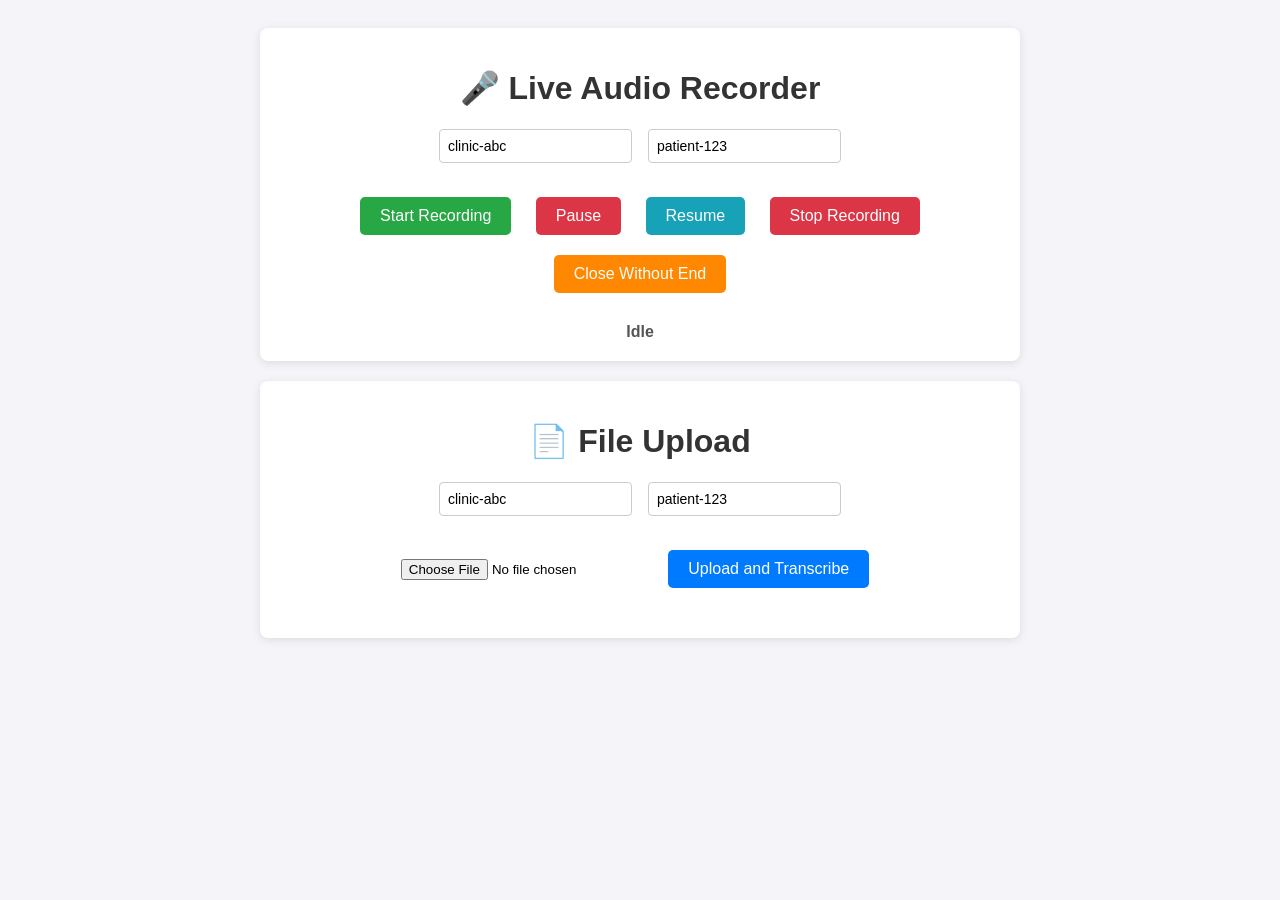
<file: static/index.html>
<!DOCTYPE html>
<html lang="en">
<head>
    <meta charset="UTF-8">
    <title>Audio Test Client</title>
    <style>
        body { font-family: sans-serif; text-align: center; padding: 20px; background-color: #f4f4f9; }
        .container { background: #fff; padding: 20px 30px; border-radius: 8px; box-shadow: 0 2px 10px rgba(0,0,0,0.1); margin-bottom: 20px; max-width: 700px; margin-left: auto; margin-right: auto;}
        h1 { color: #333; }
        h3 { margin-top: 1.5rem; color: #4a5568; border-bottom: 1px solid #e2e8f0; padding-bottom: 0.5rem; margin-bottom: 1rem; }
        button { margin: 10px; padding: 10px 20px; font-size: 16px; cursor: pointer; border-radius: 5px; border: none; color: white; transition: background-color 0.3s; }
        #startBtn { background-color: #28a745; }
        #stopBtn, #pauseBtn { background-color: #dc3545; }
        #resumeBtn { background-color: #17a2b8; }
        #getSummaryBtn { background-color: #6f42c1; }
        #closeWithoutEndBtn { background-color: #ff8800; }
        button:disabled { background-color: #ccc; cursor: not-allowed; }
        #status, #uploadStatus { margin-top: 20px; font-weight: bold; color: #555; }
        #uploadResult, #liveSummaryResult { display: none; text-align: left; white-space: pre-wrap; background-color: #fafafa; padding: 1rem; border-radius: 8px; margin-top: 1rem; border: 1px solid #ddd;}
        .result-text { max-height: 200px; overflow-y: auto; padding-right: 10px; }
        input[type="file"] { margin-bottom: 1rem; }
        form button { background-color: #007bff; }
        .input-group { display: flex; gap: 1rem; justify-content: center; margin-bottom: 1.5rem; }
        .input-group input { padding: 8px; border: 1px solid #ccc; border-radius: 4px; font-size: 14px; }
    </style>
</head>

<body>
    <div class="container">
        <h1>🎤 Live Audio Recorder</h1>
        
        <div class="input-group">
            <input type="text" id="liveClinicId" placeholder="Clinic Mapping ID" value="clinic-abc">
            <input type="text" id="livePatientPin" placeholder="Patient PIN" value="patient-123">
        </div>
        
        <button id="startBtn">Start Recording</button>
        <button id="pauseBtn" disabled>Pause</button>
        <button id="resumeBtn" disabled>Resume</button>
        <button id="stopBtn" disabled>Stop Recording</button>


        <button id="closeWithoutEndBtn" disabled>Close Without End</button>

        <div id="status">Idle</div>

        <button id="getSummaryBtn" style="display: none;">Get Summary</button>
        <div id="liveSummaryResult">
            <h3>Summary:</h3>
            <p id="liveSummaryText" class="result-text"></p>
        </div>
    </div>

    <!-- FILE UPLOAD SECTION (unchanged) -->
    <div class="container">
        <h1>📄 File Upload</h1>
        <form id="uploadForm">
            <div class="input-group">
                <input type="text" id="uploadClinicId" placeholder="Clinic Mapping ID" value="clinic-abc">
                <input type="text" id="uploadPatientPin" placeholder="Patient PIN" value="patient-123">
            </div>
            
            <input type="file" id="fileInput" name="file" accept="audio/*" required>
            <button type="submit">Upload and Transcribe</button>
        </form>
        <p id="uploadStatus"></p>
        <div id="uploadResult">
            <h3>Summary</h3>
            <p id="summaryText" class="result-text"></p>
            
            <h3>Transcription</h3>
            <p id="uploadText" class="result-text"></p>
            <button id="saveBtn" style="margin-top: 1rem;">Save Transcript (.txt)</button>
        </div>
    </div>

    <script>

        const liveClinicId = document.getElementById("liveClinicId");
        
        const livePatientPin = document.getElementById("livePatientPin");

        const startBtn = document.getElementById("startBtn");
        const pauseBtn = document.getElementById("pauseBtn");
        const resumeBtn = document.getElementById("resumeBtn");
        const stopBtn = document.getElementById("stopBtn");
        const closeWithoutEndBtn = document.getElementById("closeWithoutEndBtn");
        const statusDiv = document.getElementById("status");

        let ws;
        let audioContext;
        let processor;
        let source;
        let paused = false;

        let sessionId;
        let lastSessionId = null;

        const JWT_TOKEN = "eyJhbGciOiJIUzI1NiIsInR5cCI6IkpXVCJ9.[base64].aAMtEYYROrEjXzQpRLETaCF6tEa7sLxv2FArOa_ubjM" 

        // const JWT_TOKEN = "eyJhbGciOiJIUzI1NiIsInR5cCI6IkpXVCJ9.[base64].txJ2LVdUdfRKknzmAOSu1Ss7edwUw5rXcKyPbuHdt70" 
        // ✅ NEW: Handles audio after auth

        // ✅ Build AUTH payload
        function buildAuthPayload(refIDs) {
            return {
                type: "AUTH",
                token: JWT_TOKEN,
                action: "START",
                client: "WEB",
                timestamp: Math.floor(Date.now() / 1000),
                refID: refIDs
            };
        }


        async function startAudioStreaming() {
            const stream = await navigator.mediaDevices.getUserMedia({ audio: true });
            audioContext = new AudioContext({ sampleRate: 16000 });
            source = audioContext.createMediaStreamSource(stream);
            processor = audioContext.createScriptProcessor(4096, 1, 1);

            source.connect(processor);
            processor.connect(audioContext.destination);

            processor.onaudioprocess = (e) => {
                if (paused) return;
                if (!ws || ws.readyState !== WebSocket.OPEN) return;

                const input = e.inputBuffer.getChannelData(0);
                const buffer = floatTo16BitPCM(input);
                ws.send(buffer);
            };
        }

        function floatTo16BitPCM(float32Array) {
            const buffer = new ArrayBuffer(float32Array.length * 2);
            const view = new DataView(buffer);
            let offset = 0;
            for (let i = 0; i < float32Array.length; i++, offset += 2) {
                let s = Math.max(-1, Math.min(1, float32Array[i]));
                view.setInt16(offset, s < 0 ? s * 0x8000 : s * 0x7FFF, true);
            }
            return buffer;
        }

        // ✅ WebSocket connect helper
        function connectWS(refIDs = []) {
            sessionId = crypto.randomUUID();
            const clinicId = liveClinicId.value;
            const patientPin = livePatientPin.value;

            const protocol = window.location.protocol === "https:" ? "wss:" : "ws:";
            const wsUrl = `${protocol}//${location.host}/ws/${sessionId}?clinicId=${clinicId}&patientPin=${patientPin}`;

            ws = new WebSocket(wsUrl);

            ws.onopen = () => {
                statusDiv.innerText = "Connected. Authenticating...";

                ws.send(JSON.stringify(buildAuthPayload(refIDs)));

                lastSessionId = sessionId;
            };

            ws.onmessage = (event) => {
                let msg;
                try { msg = JSON.parse(event.data); } catch { return; }

                if (msg.type === "auth-success") {
                    statusDiv.innerText = "Authenticated. Recording...";

                    startBtn.disabled = true;
                    pauseBtn.disabled = false;
                    stopBtn.disabled = false;
                    closeWithoutEndBtn.disabled = false;

                    startAudioStreaming();
                }
            };
        }

        startBtn.onclick = () => connectWS([]);

        stopBtn.onclick = () => {
            if (ws) {
                ws.send(JSON.stringify({ type: "ACTION", action: "END" }));
                ws.close();
            }
        };

        // ✅ NEW — Close session without END and reconnect with REF ID
        closeWithoutEndBtn.onclick = () => {
            if (ws) ws.close();

            setTimeout(() => {
                connectWS([lastSessionId]);  // ✅ send previous session as reference
            }, 500);
        };
    </script>
</body>
</html>
</file>
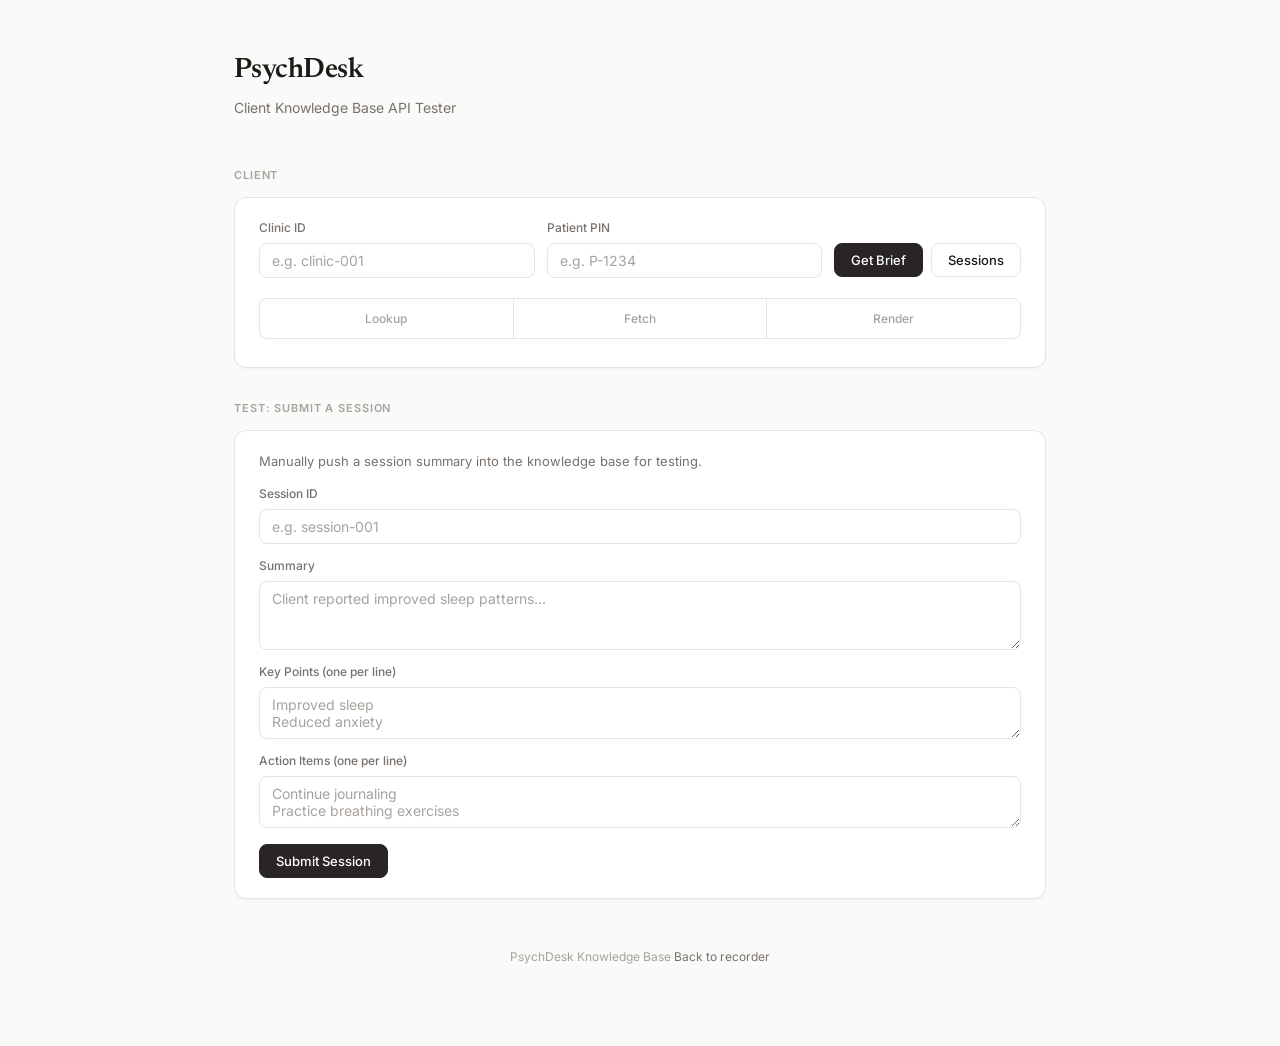
<file: static/kb.html>
<!DOCTYPE html>
<html lang="en">
<head>
    <meta charset="UTF-8">
    <meta name="viewport" content="width=device-width, initial-scale=1.0">
    <title>PsychDesk — Knowledge Base</title>
    <link rel="preconnect" href="https://fonts.googleapis.com">
    <link rel="preconnect" href="https://fonts.gstatic.com" crossorigin>
    <link href="https://fonts.googleapis.com/css2?family=Inter:wght@400;500;600&family=Newsreader:ital,wght@0,400;0,600;1,400&display=swap" rel="stylesheet">
    <style>
        *, *::before, *::after { box-sizing: border-box; margin: 0; padding: 0; }

        :root {
            --bg: #fafaf9;
            --surface: #ffffff;
            --surface-hover: #f5f5f4;
            --border: #e7e5e4;
            --border-strong: #d6d3d1;
            --text: #1c1917;
            --text-secondary: #78716c;
            --text-tertiary: #a8a29e;
            --accent: #292524;
            --accent-soft: #44403c;
            --green: #166534;
            --green-bg: #f0fdf4;
            --green-border: #bbf7d0;
            --amber-bg: #fffbeb;
            --amber-border: #fde68a;
            --red: #991b1b;
            --red-bg: #fef2f2;
            --radius: 8px;
            --radius-lg: 12px;
            --shadow-sm: 0 1px 2px rgba(0,0,0,0.04);
            --shadow: 0 1px 3px rgba(0,0,0,0.06), 0 1px 2px rgba(0,0,0,0.04);
            --font-sans: 'Inter', system-ui, -apple-system, sans-serif;
            --font-serif: 'Newsreader', Georgia, serif;
        }

        body {
            font-family: var(--font-sans);
            background: var(--bg);
            color: var(--text);
            line-height: 1.6;
            min-height: 100vh;
        }

        .page {
            max-width: 860px;
            margin: 0 auto;
            padding: 48px 24px 80px;
        }

        header { margin-bottom: 48px; }

        header h1 {
            font-family: var(--font-serif);
            font-size: 28px;
            font-weight: 600;
            letter-spacing: -0.02em;
            margin-bottom: 4px;
        }

        header p {
            color: var(--text-secondary);
            font-size: 14px;
        }

        section { margin-bottom: 32px; }

        section > h2 {
            font-size: 11px;
            font-weight: 600;
            text-transform: uppercase;
            letter-spacing: 0.08em;
            color: var(--text-tertiary);
            margin-bottom: 12px;
        }

        .card {
            background: var(--surface);
            border: 1px solid var(--border);
            border-radius: var(--radius-lg);
            padding: 20px 24px;
            box-shadow: var(--shadow-sm);
        }

        .card + .card { margin-top: 12px; }

        .input-row {
            display: flex;
            gap: 12px;
            align-items: flex-end;
        }

        .field {
            display: flex;
            flex-direction: column;
            gap: 6px;
            flex: 1;
        }

        .field label {
            font-size: 12px;
            font-weight: 500;
            color: var(--text-secondary);
        }

        .field input, .field textarea {
            font-family: var(--font-sans);
            font-size: 14px;
            padding: 8px 12px;
            border: 1px solid var(--border);
            border-radius: var(--radius);
            background: var(--surface);
            color: var(--text);
            outline: none;
            transition: border-color 0.15s;
        }

        .field input:focus, .field textarea:focus { border-color: var(--accent); }
        .field input::placeholder, .field textarea::placeholder { color: var(--text-tertiary); }
        .field textarea { resize: vertical; width: 100%; }

        .btn {
            font-family: var(--font-sans);
            font-size: 13px;
            font-weight: 500;
            padding: 8px 16px;
            border: 1px solid var(--border);
            border-radius: var(--radius);
            background: var(--surface);
            color: var(--text);
            cursor: pointer;
            transition: all 0.15s;
            white-space: nowrap;
        }

        .btn:hover { background: var(--surface-hover); border-color: var(--border-strong); }
        .btn:active { transform: scale(0.98); }

        .btn-primary {
            background: var(--accent);
            color: #fff;
            border-color: var(--accent);
        }

        .btn-primary:hover { background: var(--accent-soft); border-color: var(--accent-soft); }

        .btn-group { display: flex; gap: 8px; }

        .pipeline {
            display: flex;
            gap: 0;
            margin: 20px 0 8px;
            overflow-x: auto;
        }

        .step {
            flex: 1;
            text-align: center;
            padding: 10px 8px;
            font-size: 12px;
            font-weight: 500;
            color: var(--text-tertiary);
            background: var(--surface);
            border: 1px solid var(--border);
            border-right: none;
            transition: all 0.3s;
        }

        .step:first-child { border-radius: var(--radius) 0 0 var(--radius); }
        .step:last-child { border-radius: 0 var(--radius) var(--radius) 0; border-right: 1px solid var(--border); }

        .step.active {
            color: var(--green);
            background: var(--green-bg);
            border-color: var(--green-border);
        }

        .step.active + .step { border-left-color: var(--green-border); }

        .step.loading {
            color: var(--text-secondary);
            background: var(--amber-bg);
            border-color: var(--amber-border);
        }

        .result { display: none; margin-top: 16px; }

        .result.visible {
            display: block;
            animation: fadeIn 0.25s ease;
        }

        @keyframes fadeIn {
            from { opacity: 0; transform: translateY(4px); }
            to { opacity: 1; transform: translateY(0); }
        }

        .result-header {
            display: flex;
            justify-content: space-between;
            align-items: center;
            margin-bottom: 12px;
        }

        .result-header h3 {
            font-family: var(--font-serif);
            font-size: 18px;
            font-weight: 600;
        }

        .result-meta {
            font-size: 12px;
            color: var(--text-tertiary);
        }

        .brief-text {
            font-family: var(--font-serif);
            font-size: 15px;
            line-height: 1.75;
            color: var(--text);
            white-space: pre-wrap;
        }

        .tag-list {
            display: flex;
            flex-wrap: wrap;
            gap: 6px;
            margin-top: 12px;
        }

        .tag {
            font-size: 12px;
            padding: 3px 10px;
            border-radius: 999px;
            background: var(--surface-hover);
            border: 1px solid var(--border);
            color: var(--text-secondary);
        }

        .timeline { list-style: none; }

        .timeline li {
            padding: 14px 0;
            border-bottom: 1px solid var(--border);
        }

        .timeline li:last-child { border-bottom: none; }

        .timeline li.clickable { cursor: pointer; transition: background 0.1s; }

        .timeline li.clickable:hover {
            background: var(--surface-hover);
            margin: 0 -24px;
            padding-left: 24px;
            padding-right: 24px;
        }

        .timeline-date {
            font-size: 12px;
            color: var(--text-tertiary);
            margin-bottom: 2px;
        }

        .timeline-summary {
            font-size: 14px;
            color: var(--text);
            line-height: 1.5;
        }

        .timeline-bullets {
            margin-top: 6px;
            padding-left: 16px;
            font-size: 13px;
            color: var(--text-secondary);
            list-style: disc;
        }

        .timeline-bullets li {
            padding: 2px 0;
            border: none;
            cursor: default;
        }

        .timeline-bullets li:hover {
            background: transparent;
            margin: 0;
            padding-left: 0;
            padding-right: 0;
        }

        .modal-overlay {
            display: none;
            position: fixed;
            inset: 0;
            background: rgba(0,0,0,0.3);
            z-index: 100;
            animation: fadeIn 0.15s;
        }

        .modal-overlay.visible { display: flex; align-items: center; justify-content: center; }

        .modal {
            background: var(--surface);
            border-radius: var(--radius-lg);
            border: 1px solid var(--border);
            box-shadow: 0 20px 60px rgba(0,0,0,0.15);
            width: 90%;
            max-width: 720px;
            max-height: 80vh;
            overflow-y: auto;
            padding: 32px;
        }

        .modal h3 {
            font-family: var(--font-serif);
            font-size: 20px;
            margin-bottom: 4px;
        }

        .modal .meta {
            font-size: 12px;
            color: var(--text-tertiary);
            margin-bottom: 20px;
        }

        .modal-section { margin-bottom: 20px; }

        .modal-section h4 {
            font-size: 11px;
            font-weight: 600;
            text-transform: uppercase;
            letter-spacing: 0.08em;
            color: var(--text-tertiary);
            margin-bottom: 8px;
        }

        .modal-section p, .modal-section ul { font-size: 14px; line-height: 1.6; }
        .modal-section ul { padding-left: 18px; color: var(--text-secondary); }

        .transcript-text {
            font-size: 13px;
            line-height: 1.7;
            color: var(--text-secondary);
            max-height: 200px;
            overflow-y: auto;
            white-space: pre-wrap;
            padding: 12px;
            background: var(--bg);
            border-radius: var(--radius);
            border: 1px solid var(--border);
        }

        .close-btn {
            position: sticky;
            top: 0;
            float: right;
            background: none;
            border: none;
            font-size: 20px;
            cursor: pointer;
            color: var(--text-tertiary);
            padding: 4px;
            line-height: 1;
        }

        .close-btn:hover { color: var(--text); }

        .status {
            font-size: 13px;
            padding: 10px 16px;
            border-radius: var(--radius);
            margin-top: 12px;
            display: none;
        }

        .status.visible { display: block; }
        .status.error { background: var(--red-bg); color: var(--red); border: 1px solid #fecaca; }
        .status.success { background: var(--green-bg); color: var(--green); border: 1px solid var(--green-border); }
        .status.loading { background: var(--amber-bg); color: #92400e; border: 1px solid var(--amber-border); }

        .divider {
            height: 1px;
            background: var(--border);
            margin: 24px 0;
        }

        .empty {
            text-align: center;
            padding: 32px 16px;
            color: var(--text-tertiary);
            font-size: 14px;
        }

        footer {
            margin-top: 48px;
            text-align: center;
            font-size: 12px;
            color: var(--text-tertiary);
        }

        footer a {
            color: var(--text-secondary);
            text-decoration: none;
        }

        footer a:hover { text-decoration: underline; }

        @media (max-width: 600px) {
            .input-row { flex-direction: column; }
            .pipeline { flex-wrap: wrap; }
            .step { flex: none; width: 50%; }
        }
    </style>
</head>
<body>
    <div class="page">
        <header>
            <h1>PsychDesk</h1>
            <p>Client Knowledge Base API Tester</p>
        </header>

        <!-- Client lookup -->
        <section>
            <h2>Client</h2>
            <div class="card">
                <div class="input-row">
                    <div class="field">
                        <label for="clinicId">Clinic ID</label>
                        <input type="text" id="clinicId" placeholder="e.g. clinic-001">
                    </div>
                    <div class="field">
                        <label for="patientPin">Patient PIN</label>
                        <input type="text" id="patientPin" placeholder="e.g. P-1234">
                    </div>
                    <div class="btn-group" style="padding-bottom: 1px;">
                        <button class="btn btn-primary" id="briefBtn">Get Brief</button>
                        <button class="btn" id="sessionsBtn">Sessions</button>
                    </div>
                </div>

                <div class="pipeline" id="pipeline">
                    <div class="step" data-step="lookup">Lookup</div>
                    <div class="step" data-step="fetch">Fetch</div>
                    <div class="step" data-step="render">Render</div>
                </div>

                <div class="status" id="status"></div>
            </div>
        </section>

        <!-- Brief result -->
        <section>
            <div class="result" id="briefResult">
                <div class="card">
                    <div class="result-header">
                        <h3>Client Brief</h3>
                        <span class="result-meta" id="briefMeta"></span>
                    </div>
                    <div class="brief-text" id="briefText"></div>

                    <div class="divider"></div>

                    <h2 style="margin-bottom: 8px;">Active Goals</h2>
                    <div class="tag-list" id="briefGoals"></div>

                    <div style="margin-top: 16px;">
                        <h2 style="margin-bottom: 8px;">Key Themes</h2>
                        <div class="tag-list" id="briefThemes"></div>
                    </div>

                    <div class="divider"></div>

                    <h2 style="margin-bottom: 8px;">Recent Session Highlights</h2>
                    <ul class="timeline" id="briefHighlights"></ul>
                </div>
            </div>
        </section>

        <!-- Sessions timeline -->
        <section>
            <div class="result" id="sessionsResult">
                <div class="card">
                    <div class="result-header">
                        <h3>Session Timeline</h3>
                        <span class="result-meta" id="sessionsMeta"></span>
                    </div>
                    <ul class="timeline" id="sessionsTimeline"></ul>
                    <div class="empty" id="sessionsEmpty" style="display:none;">
                        No sessions found for this client.
                    </div>
                </div>
            </div>
        </section>

        <!-- Manual session submit -->
        <section>
            <h2>Test: Submit a Session</h2>
            <div class="card">
                <p style="font-size:13px; color:var(--text-secondary); margin-bottom:12px;">
                    Manually push a session summary into the knowledge base for testing.
                </p>
                <div class="field" style="margin-bottom:12px;">
                    <label for="sessionId">Session ID</label>
                    <input type="text" id="sessionId" placeholder="e.g. session-001" style="width:100%;">
                </div>
                <div class="field" style="margin-bottom:12px;">
                    <label for="summaryText">Summary</label>
                    <textarea id="summaryText" rows="3" placeholder="Client reported improved sleep patterns..."></textarea>
                </div>
                <div class="field" style="margin-bottom:12px;">
                    <label for="bulletPoints">Key Points (one per line)</label>
                    <textarea id="bulletPoints" rows="2" placeholder="Improved sleep&#10;Reduced anxiety"></textarea>
                </div>
                <div class="field" style="margin-bottom:16px;">
                    <label for="actionItems">Action Items (one per line)</label>
                    <textarea id="actionItems" rows="2" placeholder="Continue journaling&#10;Practice breathing exercises"></textarea>
                </div>
                <button class="btn btn-primary" id="submitBtn">Submit Session</button>
                <div class="status" id="submitStatus"></div>
            </div>
        </section>

        <footer>
            PsychDesk Knowledge Base <a href="/">Back to recorder</a>
        </footer>
    </div>

    <!-- Session detail modal -->
    <div class="modal-overlay" id="modalOverlay">
        <div class="modal" id="modalContent">
            <button class="close-btn" id="modalCloseBtn">&times;</button>
            <h3 id="modalTitle">Session Detail</h3>
            <div class="meta" id="modalMeta"></div>

            <div class="modal-section">
                <h4>Summary</h4>
                <p id="modalSummary"></p>
            </div>
            <div class="modal-section">
                <h4>Key Points</h4>
                <ul id="modalBullets"></ul>
            </div>
            <div class="modal-section">
                <h4>Action Items</h4>
                <ul id="modalActions"></ul>
            </div>
            <div class="modal-section" id="modalTranscriptSection" style="display:none;">
                <h4>Full Transcript</h4>
                <div class="transcript-text" id="modalTranscript"></div>
            </div>
        </div>
    </div>

    <script>
        const API_BASE = window.location.origin;

        // ── Helpers ──

        function esc(str) {
            // Escape text for safe display — returns sanitized string
            const div = document.createElement('div');
            div.textContent = str;
            return div.textContent;
        }

        function getClientParams() {
            const clinicId = document.getElementById('clinicId').value.trim();
            const patientPin = document.getElementById('patientPin').value.trim();
            if (!clinicId || !patientPin) {
                showStatus('status', 'Please enter both Clinic ID and Patient PIN.', 'error');
                return null;
            }
            return { clinicId: esc(clinicId), patientPin: esc(patientPin) };
        }

        function showStatus(id, msg, type) {
            const el = document.getElementById(id);
            el.textContent = msg;
            el.className = 'status visible ' + type;
        }

        function hideStatus(id) {
            document.getElementById(id).className = 'status';
        }

        function setStep(name, state) {
            const step = document.querySelector('[data-step="' + name + '"]');
            if (step) {
                step.classList.remove('active', 'loading');
                if (state) step.classList.add(state);
            }
        }

        function resetPipeline() {
            document.querySelectorAll('.step').forEach(function(s) {
                s.classList.remove('active', 'loading');
            });
        }

        function formatDate(iso) {
            if (!iso) return 'Unknown date';
            try {
                return new Date(iso).toLocaleDateString('en-US', {
                    year: 'numeric', month: 'short', day: 'numeric',
                    hour: '2-digit', minute: '2-digit'
                });
            } catch (e) { return iso; }
        }

        function clearChildren(el) {
            while (el.firstChild) el.removeChild(el.firstChild);
        }

        function createTag(text) {
            var span = document.createElement('span');
            span.className = 'tag';
            span.textContent = text;
            return span;
        }

        function createListItem(text) {
            var li = document.createElement('li');
            li.textContent = text;
            return li;
        }

        // ── Fetch Brief ──

        document.getElementById('briefBtn').addEventListener('click', fetchBrief);

        async function fetchBrief() {
            var params = getClientParams();
            if (!params) return;

            hideStatus('status');
            resetPipeline();
            document.getElementById('briefResult').classList.remove('visible');
            document.getElementById('sessionsResult').classList.remove('visible');

            setStep('lookup', 'loading');
            showStatus('status', 'Fetching client brief...', 'loading');

            try {
                setStep('lookup', 'active');
                setStep('fetch', 'loading');

                var resp = await fetch(
                    API_BASE + '/kb/clients/' +
                    encodeURIComponent(params.clinicId) + '/' +
                    encodeURIComponent(params.patientPin) + '/brief'
                );

                setStep('fetch', 'active');
                setStep('render', 'loading');

                if (resp.status === 404) {
                    showStatus('status', 'No brief found. This client has no processed sessions yet.', 'error');
                    setStep('render', 'active');
                    return;
                }

                if (!resp.ok) throw new Error('HTTP ' + resp.status);

                var data = await resp.json();
                renderBrief(data);
                setStep('render', 'active');
                hideStatus('status');
            } catch (err) {
                showStatus('status', 'Error: ' + err.message, 'error');
            }
        }

        function renderBrief(data) {
            document.getElementById('briefText').textContent = data.brief_text || 'No brief text available.';
            document.getElementById('briefMeta').textContent =
                (data.session_count || 0) + ' sessions | Updated ' + formatDate(data.last_updated);

            var goalsEl = document.getElementById('briefGoals');
            clearChildren(goalsEl);
            (data.active_goals || []).forEach(function(g) {
                goalsEl.appendChild(createTag(g));
            });

            var themesEl = document.getElementById('briefThemes');
            clearChildren(themesEl);
            (data.key_themes || []).forEach(function(t) {
                themesEl.appendChild(createTag(t));
            });

            var hlEl = document.getElementById('briefHighlights');
            clearChildren(hlEl);
            (data.last_sessions_highlights || []).forEach(function(h) {
                var li = document.createElement('li');

                var dateDiv = document.createElement('div');
                dateDiv.className = 'timeline-date';
                dateDiv.textContent = formatDate(h.date) + ' \u00b7 ' + (h.session_id || '');
                li.appendChild(dateDiv);

                var summaryDiv = document.createElement('div');
                summaryDiv.className = 'timeline-summary';
                summaryDiv.textContent = h.highlight || '';
                li.appendChild(summaryDiv);

                hlEl.appendChild(li);
            });

            document.getElementById('briefResult').classList.add('visible');
        }

        // ── Fetch Sessions ──

        document.getElementById('sessionsBtn').addEventListener('click', fetchSessions);

        async function fetchSessions() {
            var params = getClientParams();
            if (!params) return;

            hideStatus('status');
            resetPipeline();
            document.getElementById('briefResult').classList.remove('visible');
            document.getElementById('sessionsResult').classList.remove('visible');

            setStep('lookup', 'loading');
            showStatus('status', 'Fetching sessions...', 'loading');

            try {
                setStep('lookup', 'active');
                setStep('fetch', 'loading');

                var resp = await fetch(
                    API_BASE + '/kb/clients/' +
                    encodeURIComponent(params.clinicId) + '/' +
                    encodeURIComponent(params.patientPin) + '/sessions'
                );

                setStep('fetch', 'active');
                setStep('render', 'loading');

                if (!resp.ok) throw new Error('HTTP ' + resp.status);

                var data = await resp.json();
                renderSessions(data.sessions || [], params);
                setStep('render', 'active');
                hideStatus('status');
            } catch (err) {
                showStatus('status', 'Error: ' + err.message, 'error');
            }
        }

        function renderSessions(sessions, params) {
            var tlEl = document.getElementById('sessionsTimeline');
            var emptyEl = document.getElementById('sessionsEmpty');
            clearChildren(tlEl);

            document.getElementById('sessionsMeta').textContent =
                sessions.length + ' session' + (sessions.length !== 1 ? 's' : '');

            if (sessions.length === 0) {
                emptyEl.style.display = 'block';
                tlEl.style.display = 'none';
            } else {
                emptyEl.style.display = 'none';
                tlEl.style.display = 'block';

                sessions.forEach(function(s) {
                    var li = document.createElement('li');
                    li.className = 'clickable';
                    li.addEventListener('click', function() {
                        openSessionDetail(params.clinicId, params.patientPin, s.session_id);
                    });

                    var dateDiv = document.createElement('div');
                    dateDiv.className = 'timeline-date';
                    dateDiv.textContent = formatDate(s.session_date) + ' \u00b7 ' + s.session_id;
                    li.appendChild(dateDiv);

                    var summaryDiv = document.createElement('div');
                    summaryDiv.className = 'timeline-summary';
                    summaryDiv.textContent = s.summary_text || 'No summary';
                    li.appendChild(summaryDiv);

                    if (s.bullet_points && s.bullet_points.length > 0) {
                        var bulletsUl = document.createElement('ul');
                        bulletsUl.className = 'timeline-bullets';
                        s.bullet_points.forEach(function(b) {
                            bulletsUl.appendChild(createListItem(b));
                        });
                        li.appendChild(bulletsUl);
                    }

                    tlEl.appendChild(li);
                });
            }

            document.getElementById('sessionsResult').classList.add('visible');
        }

        // ── Session Detail Modal ──

        document.getElementById('modalCloseBtn').addEventListener('click', function() {
            document.getElementById('modalOverlay').classList.remove('visible');
        });

        document.getElementById('modalOverlay').addEventListener('click', function(e) {
            if (e.target === document.getElementById('modalOverlay')) {
                document.getElementById('modalOverlay').classList.remove('visible');
            }
        });

        document.getElementById('modalContent').addEventListener('click', function(e) {
            e.stopPropagation();
        });

        document.addEventListener('keydown', function(e) {
            if (e.key === 'Escape') {
                document.getElementById('modalOverlay').classList.remove('visible');
            }
        });

        async function openSessionDetail(clinicId, patientPin, sessionId) {
            document.getElementById('modalTitle').textContent = 'Session ' + sessionId;
            document.getElementById('modalMeta').textContent = 'Loading...';
            document.getElementById('modalSummary').textContent = '';
            clearChildren(document.getElementById('modalBullets'));
            clearChildren(document.getElementById('modalActions'));
            document.getElementById('modalTranscriptSection').style.display = 'none';
            document.getElementById('modalOverlay').classList.add('visible');

            try {
                var resp = await fetch(
                    API_BASE + '/kb/clients/' +
                    encodeURIComponent(clinicId) + '/' +
                    encodeURIComponent(patientPin) + '/sessions/' +
                    encodeURIComponent(sessionId)
                );
                if (!resp.ok) throw new Error('HTTP ' + resp.status);
                var data = await resp.json();

                document.getElementById('modalMeta').textContent = formatDate(data.session_date);
                document.getElementById('modalSummary').textContent = data.summary_text || 'No summary.';

                var bulletsEl = document.getElementById('modalBullets');
                clearChildren(bulletsEl);
                (data.bullet_points || []).forEach(function(b) {
                    bulletsEl.appendChild(createListItem(b));
                });

                var actionsEl = document.getElementById('modalActions');
                clearChildren(actionsEl);
                (data.action_items || []).forEach(function(a) {
                    actionsEl.appendChild(createListItem(a));
                });

                if (data.full_text) {
                    document.getElementById('modalTranscript').textContent = data.full_text;
                    document.getElementById('modalTranscriptSection').style.display = 'block';
                }
            } catch (err) {
                document.getElementById('modalMeta').textContent = 'Error: ' + err.message;
            }
        }

        // ── Submit Test Session ──

        document.getElementById('submitBtn').addEventListener('click', submitSession);

        async function submitSession() {
            var params = getClientParams();
            if (!params) return;

            var sessionId = document.getElementById('sessionId').value.trim();
            var summaryText = document.getElementById('summaryText').value.trim();
            var bulletPoints = document.getElementById('bulletPoints').value.trim().split('\n').filter(Boolean);
            var actionItems = document.getElementById('actionItems').value.trim().split('\n').filter(Boolean);

            if (!sessionId) {
                showStatus('submitStatus', 'Session ID is required.', 'error');
                return;
            }

            showStatus('submitStatus', 'Submitting session...', 'loading');

            try {
                var resp = await fetch(
                    API_BASE + '/kb/clients/' +
                    encodeURIComponent(params.clinicId) + '/' +
                    encodeURIComponent(params.patientPin) + '/sessions', {
                    method: 'POST',
                    headers: { 'Content-Type': 'application/json' },
                    body: JSON.stringify({
                        session_id: sessionId,
                        summary: summaryText,
                        bullet_points: bulletPoints,
                        action_items: actionItems,
                    }),
                });

                if (!resp.ok) {
                    var err = {};
                    try { err = await resp.json(); } catch (e) {}
                    throw new Error(err.detail || 'HTTP ' + resp.status);
                }

                await resp.json();
                showStatus('submitStatus', 'Session indexed. Brief will update in ~5 seconds.', 'success');

                document.getElementById('sessionId').value = '';
                document.getElementById('summaryText').value = '';
                document.getElementById('bulletPoints').value = '';
                document.getElementById('actionItems').value = '';
            } catch (err) {
                showStatus('submitStatus', 'Error: ' + err.message, 'error');
            }
        }
    </script>
</body>
</html>
</file>
